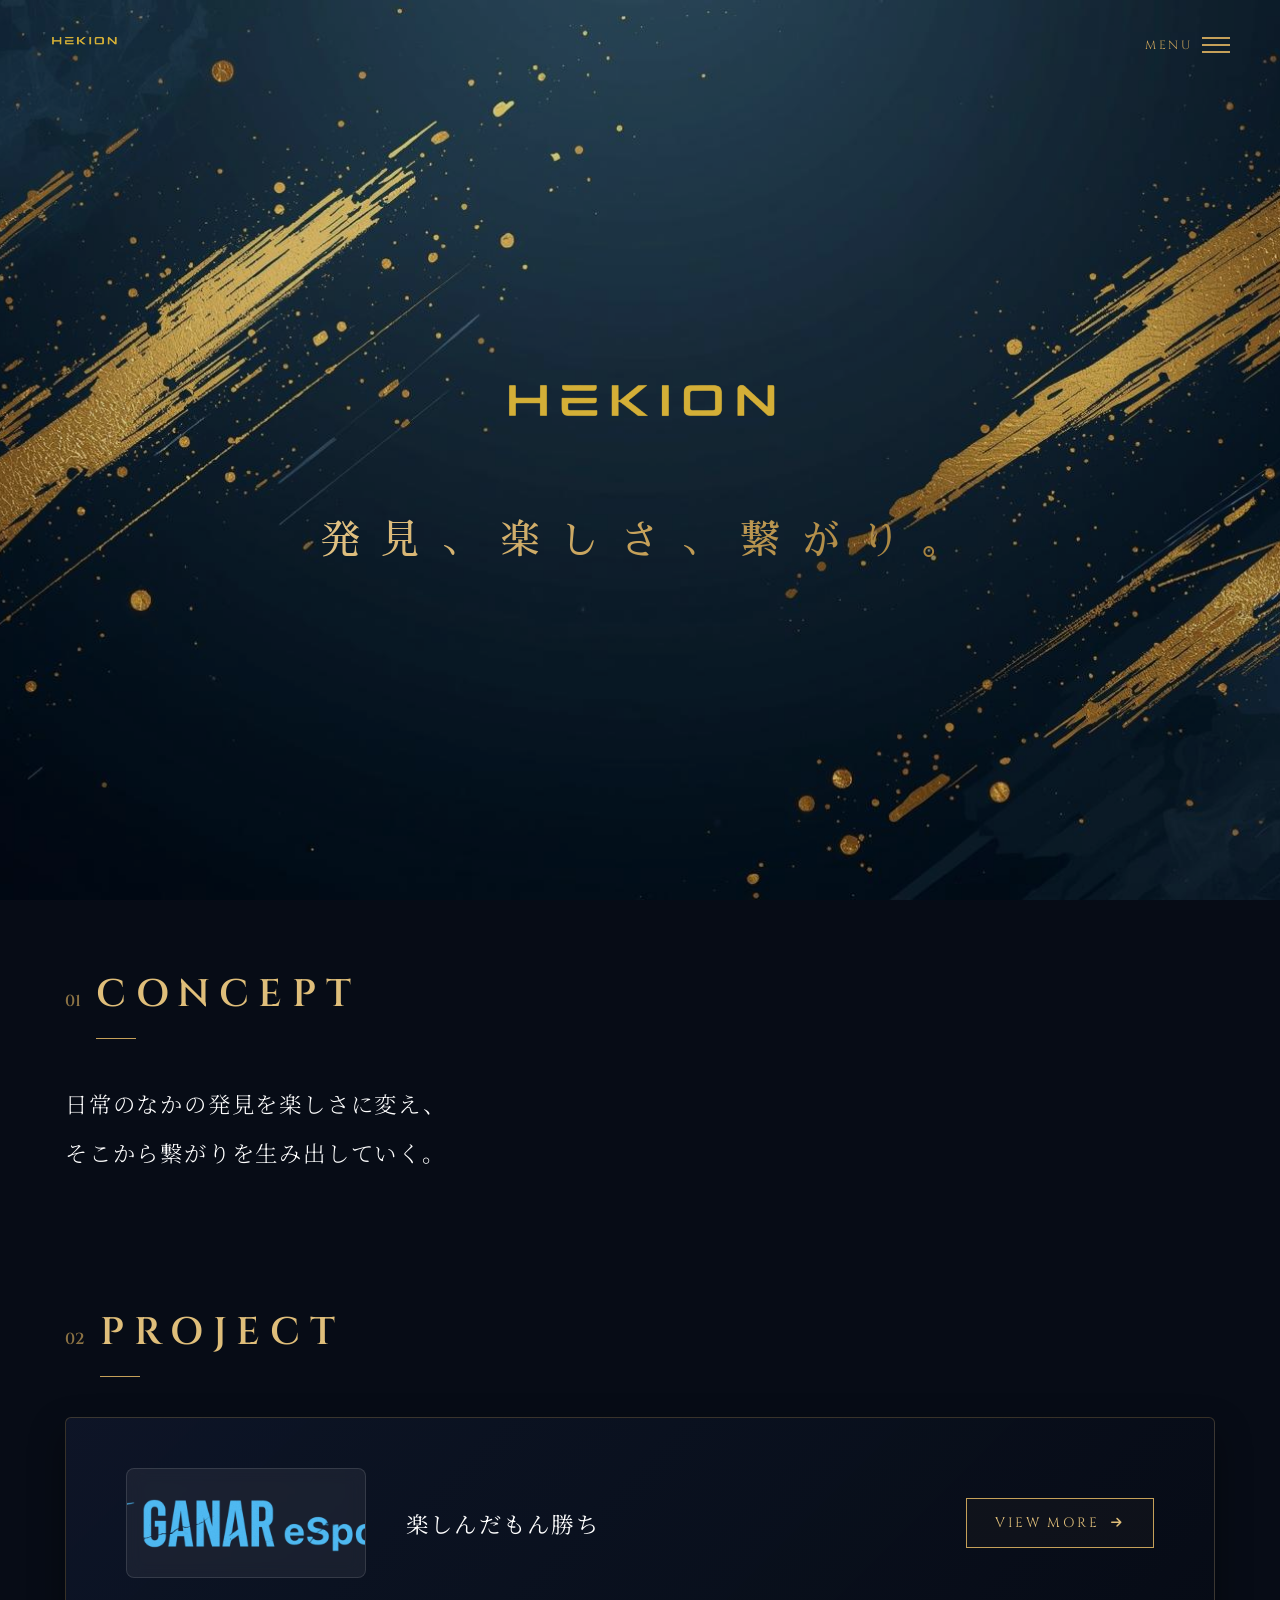
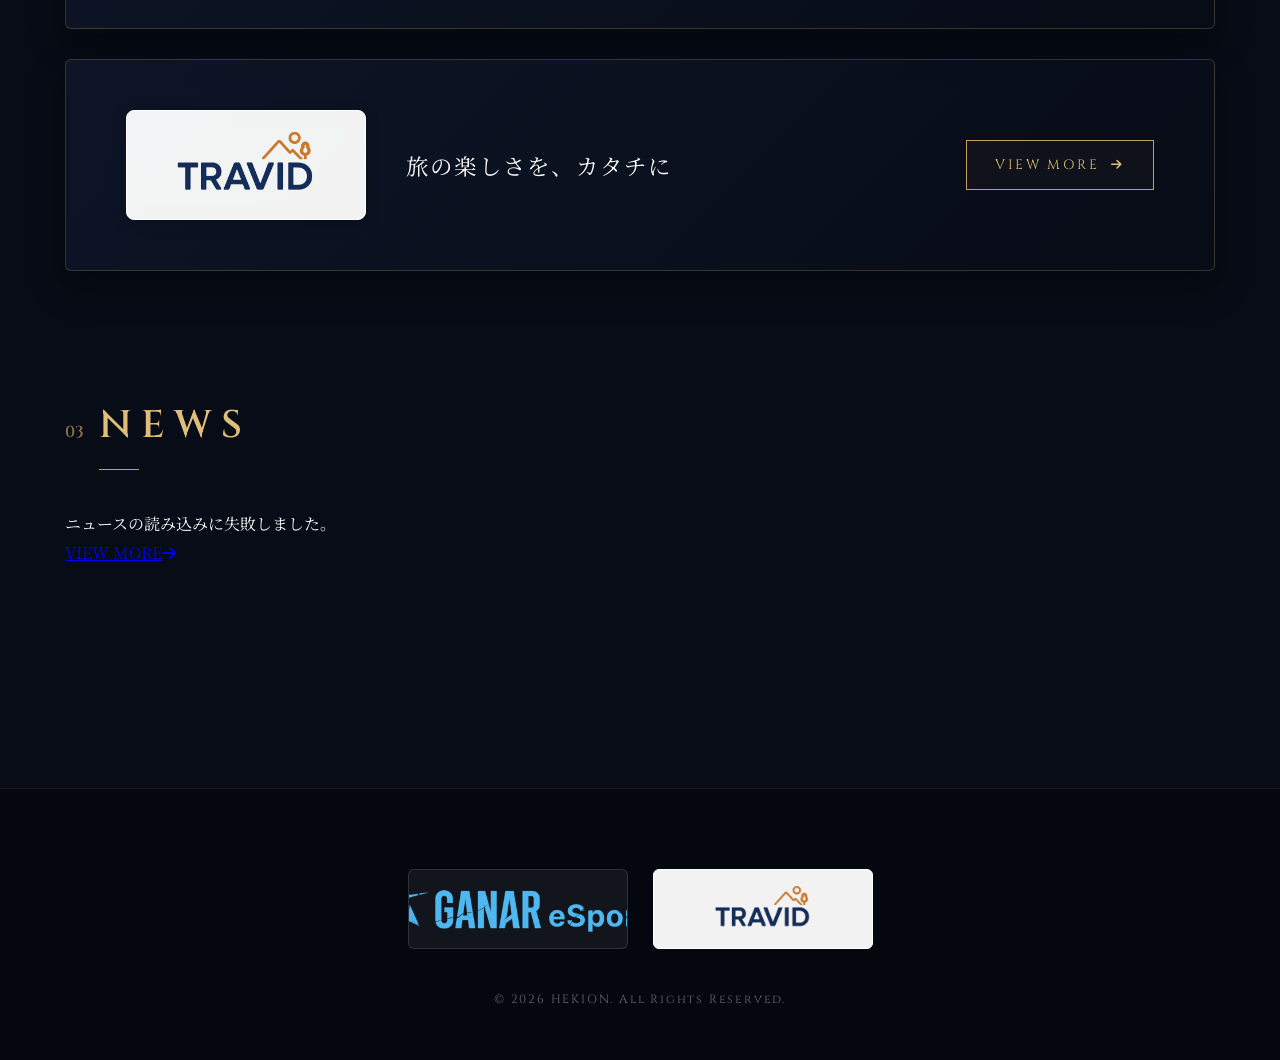
<file: index.html>
<!DOCTYPE html>
<html lang="ja">
<head>
    <meta charset="UTF-8">
    <meta name="viewport" content="width=device-width, initial-scale=1.0, maximum-scale=1.0, user-scalable=no">
    <title>HEKION公式サイト</title>
    <link rel="stylesheet" href="https://cdnjs.cloudflare.com/ajax/libs/font-awesome/6.0.0/css/all.min.css">
    <link rel="preconnect" href="https://fonts.googleapis.com">
    <link rel="preconnect" href="https://fonts.gstatic.com" crossorigin>
    <link href="https://fonts.googleapis.com/css2?family=Cinzel:wght@400;600;700&family=Noto+Serif+JP:wght@300;400;600&family=Sawarabi+Mincho&display=swap" rel="stylesheet">
    <link rel="stylesheet" href="style.css">
</head>
<body>
    <div class="bg-layer">
        <div class="bg-pattern"></div>
        <div class="bg-lines">
            <span></span><span></span><span></span><span></span>
        </div>
    </div>

    <!-- ヘッダー共通部分 -->
    <div id="header-container"></div>

    <section class="mv" id="mv">
        <div class="mv-bg"></div>
        <img src="images/logo/gold_hekionlogo.png" class="mv-logo" alt="HEKION">
        <h1 class="mv-copy">発見、楽しさ、繋がり。</h1>
    </section>

    <main class="main-content">
        <section class="concept-body reveal">
            <div class="section-title-wrap">
                <span class="section-num">01</span>
                <h2 class="section-title">CONCEPT</h2>
            </div>
            <p class="concept-text">日常のなかの発見を楽しさに変え、<br>そこから繋がりを生み出していく。</p>
        </section>

        <section class="project-section">
            <div class="section-title-wrap reveal">
                <span class="section-num">02</span>
                <h2 class="section-title">PROJECT</h2>
            </div>
            
            <div class="project-grid">
                <div class="project-card card-ganar reveal">
                    <div class="card-inner">
                        <div class="card-logo-wrap">
                            <img src="images/logo/ganarlogo.png" class="card-logo" alt="GANAR">
                        </div>
                        <div class="card-body-text">
                            <p class="card-desc">楽しんだもん勝ち</p>
                            <a href="projects/ganar.html" class="btn-viewmore"><span>VIEW MORE</span><i class="fas fa-arrow-right"></i></a>
                        </div>
                    </div>
                </div>

                <!--
                <div class="project-card card-goalink reveal">
                    <div class="card-inner">
                        <div class="card-logo-wrap">
                            <img src="images/logo/goalinklogo.png" class="card-logo" alt="Goalink">
                        </div>
                        <div class="card-body-text">
                            <p class="card-desc">サッカーと人をつなぐ</p>
                            <a href="projects/goalink.html" class="btn-viewmore"><span>VIEW MORE</span><i class="fas fa-arrow-right"></i></a>
                        </div>
                    </div>
                </div>
                -->

                <div class="project-card card-travid reveal">
                    <div class="card-inner">
                        <div class="card-logo-wrap">
                            <img src="images/logo/travidlogo.png" class="card-logo" alt="TRAVID">
                        </div>
                        <div class="card-body-text">
                            <p class="card-desc">旅の楽しさを、カタチに</p>
                            <a href="projects/travid.html" class="btn-viewmore"><span>VIEW MORE</span><i class="fas fa-arrow-right"></i></a>
                        </div>
                    </div>
                </div>

                <!--
                <div class="project-card card-veresis reveal">
                    <div class="card-inner">
                        <div class="card-logo-wrap">
                            <img src="images/logo/veresislogo.png" class="card-logo" alt="VERESIS">
                        </div>
                        <div class="card-body-text">
                            <p class="card-desc">世界は、変えられる</p>
                            <a href="projects/veresis.html" class="btn-viewmore"><span>VIEW MORE</span><i class="fas fa-arrow-right"></i></a>
                        </div>
                    </div>
                </div>
                -->
            </div>
        </section>

        <section class="news-section reveal">
            <div class="section-title-wrap">
                <span class="section-num">03</span>
                <h2 class="section-title">NEWS</h2>
            </div>
            <div id="news-container">
                <p class="news-loading">Loading news...</p>
            </div>
            <div class="news-btn-area">
                <a href="news.html" class="btn-news-more"><span>VIEW MORE</span><i class="fas fa-arrow-right"></i></a>
            </div>
        </section>
    </main>

    <!-- フッター共通部分 -->
    <div id="footer-container"></div>

    <a href="#" class="pagetop" id="pageTop"></a>

    <script src="script.js"></script>
</body>
</html>
</file>
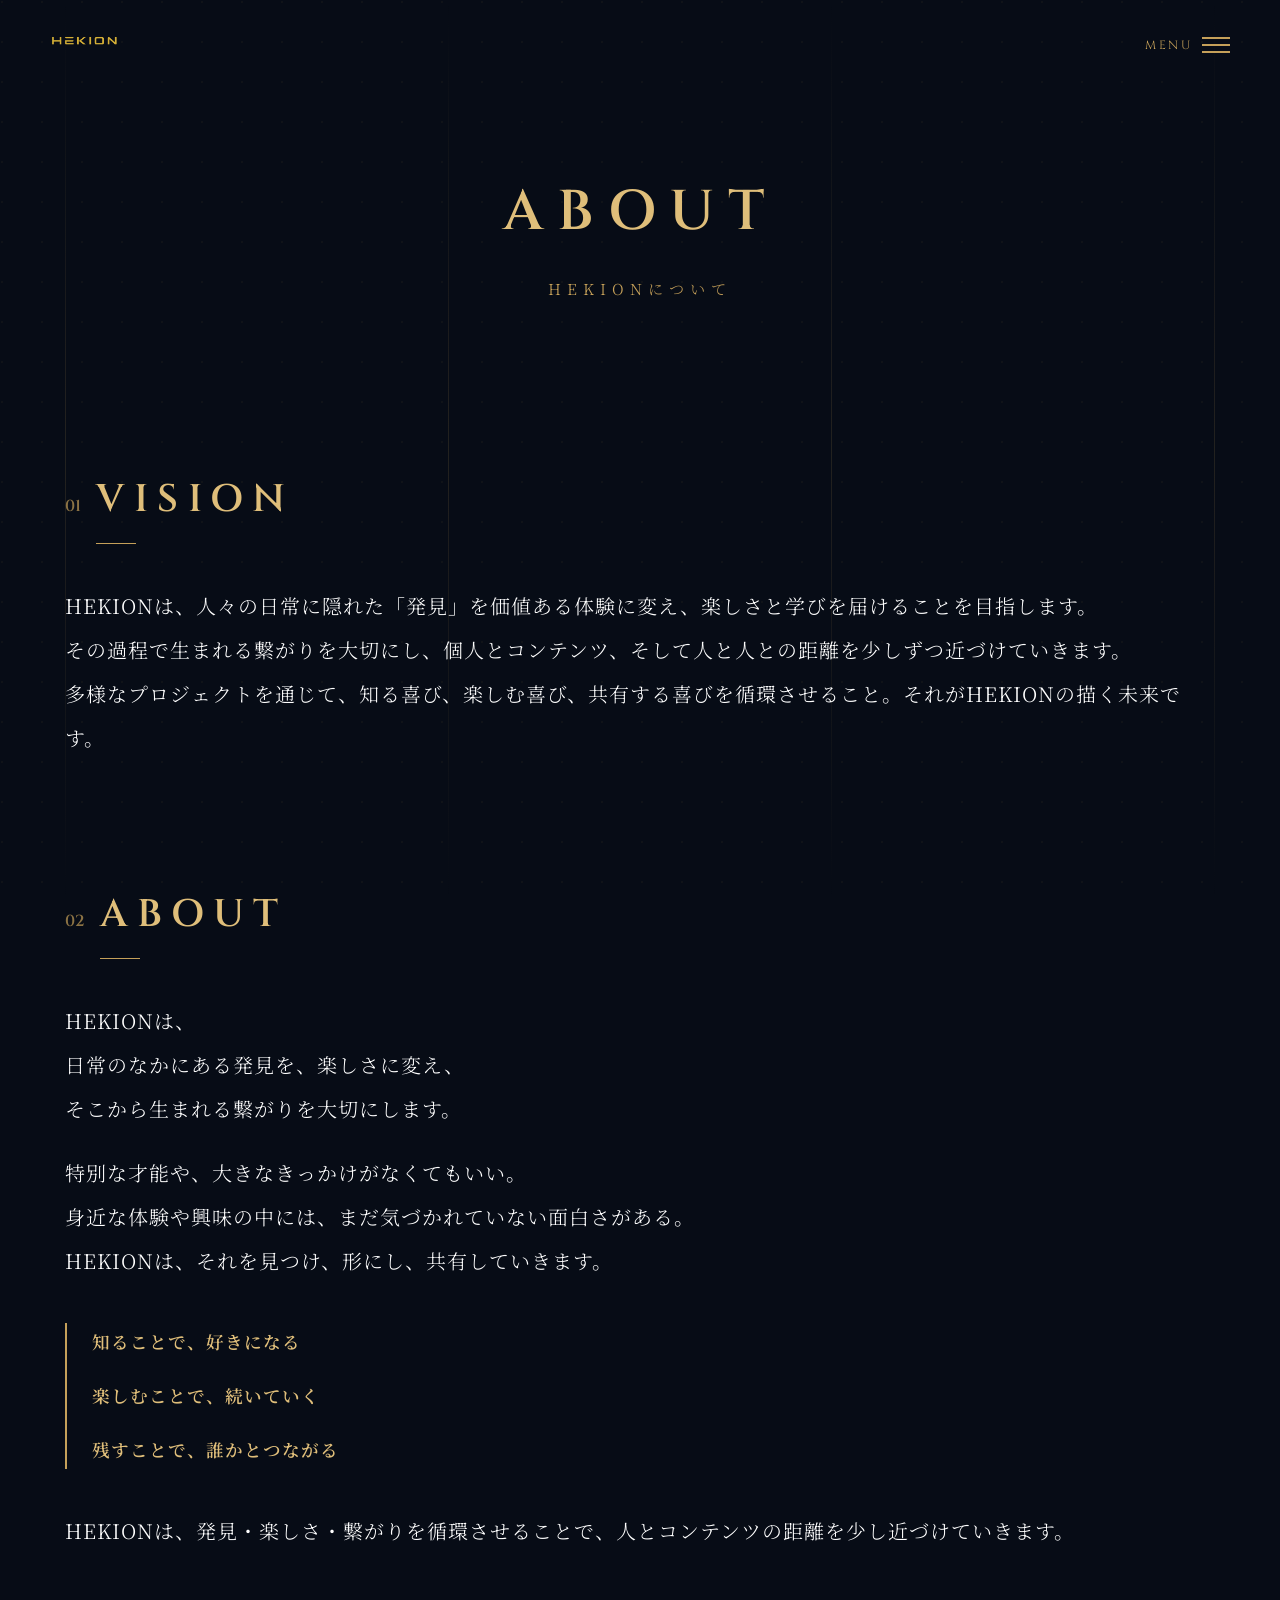
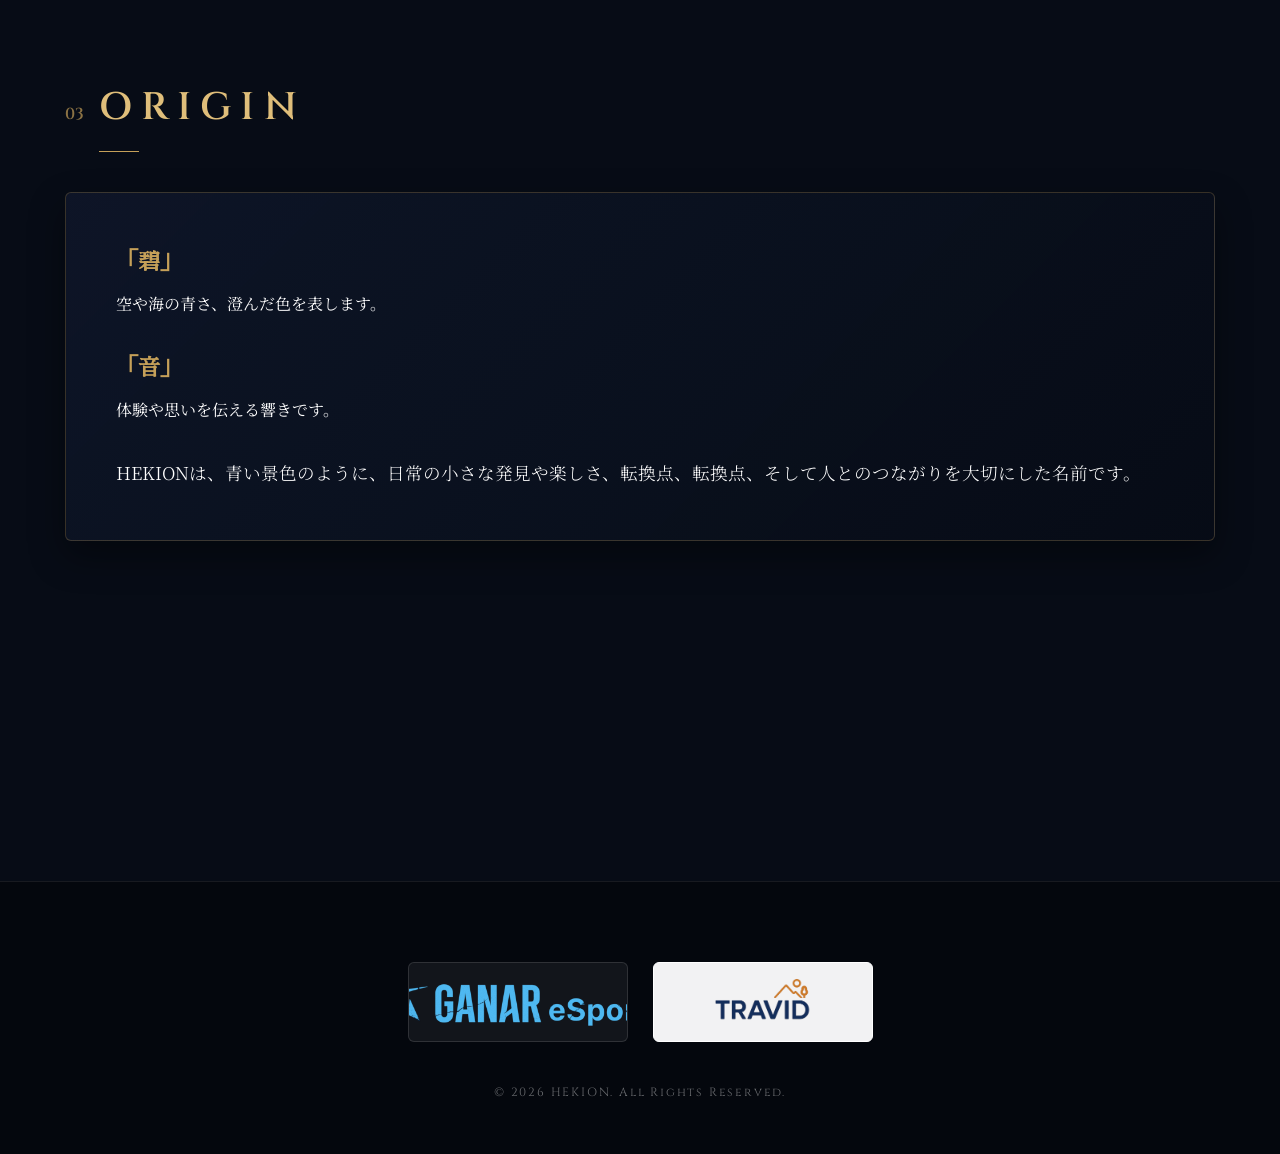
<file: about.html>
<!DOCTYPE html>
<html lang="ja">
<head>
    <meta charset="UTF-8">
    <meta name="viewport" content="width=device-width, initial-scale=1.0, maximum-scale=1.0, user-scalable=no">
    <title>ABOUT | HEKION公式サイト</title>
    <link rel="stylesheet" href="https://cdnjs.cloudflare.com/ajax/libs/font-awesome/6.0.0/css/all.min.css">
    <link rel="preconnect" href="https://fonts.googleapis.com">
    <link rel="preconnect" href="https://fonts.gstatic.com" crossorigin>
    <link href="https://fonts.googleapis.com/css2?family=Cinzel:wght@400;600;700&family=Noto+Serif+JP:wght@300;400;600&family=Sawarabi+Mincho&display=swap" rel="stylesheet">
    <link rel="stylesheet" href="style.css">
</head>
<body>
    <div class="bg-layer">
        <div class="bg-pattern"></div>
        <div class="bg-lines">
            <span></span><span></span><span></span><span></span>
        </div>
    </div>

    <!-- ヘッダー共通部分 -->
    <div id="header-container"></div>

    <div id="page-container">
        <section class="page-head">
            <h1>ABOUT</h1>
            <p>HEKIONについて</p>
        </section>

        <main class="main-content">
            <section class="about-section reveal" id="vision">
                <div class="section-title-wrap">
                    <span class="section-num">01</span>
                    <h2 class="section-title">VISION</h2>
                </div>
                <div class="vision-text">
                    <p>HEKIONは、人々の日常に隠れた「発見」を価値ある体験に変え、楽しさと学びを届けることを目指します。<br>
                    その過程で生まれる繋がりを大切にし、個人とコンテンツ、そして人と人との距離を少しずつ近づけていきます。<br>
                    多様なプロジェクトを通じて、知る喜び、楽しむ喜び、共有する喜びを循環させること。それがHEKIONの描く未来です。</p>
                </div>
            </section>

            <section class="about-section reveal" id="about">
                <div class="section-title-wrap">
                    <span class="section-num">02</span>
                    <h2 class="section-title">ABOUT</h2>
                </div>
                <div class="about-text">
                    <p>HEKIONは、<br>
                    日常のなかにある発見を、楽しさに変え、<br>
                    そこから生まれる繋がりを大切にします。</p>
                    <p style="margin-top: 20px;">特別な才能や、大きなきっかけがなくてもいい。<br>
                    身近な体験や興味の中には、まだ気づかれていない面白さがある。<br>
                    HEKIONは、それを見つけ、形にし、共有していきます。</p>
                    
                    <ul class="about-points">
                        <li>知ることで、好きになる</li>
                        <li>楽しむことで、続いていく</li>
                        <li>残すことで、誰かとつながる</li>
                    </ul>
                    
                    <p>HEKIONは、発見・楽しさ・繋がりを循環させることで、人とコンテンツの距離を少し近づけていきます。</p>
                </div>
            </section>

            <section class="about-section reveal" id="origin">
                <div class="section-title-wrap">
                    <span class="section-num">03</span>
                    <h2 class="section-title">ORIGIN</h2>
                </div>
                <div class="origin-card">
                    <div class="origin-item">
                        <span class="origin-label">「碧」</span>
                        <p>空や海の青さ、澄んだ色を表します。</p>
                    </div>
                    <div class="origin-item">
                        <span class="origin-label">「音」</span>
                        <p>体験や思いを伝える響きです。</p>
                    </div>
                    <div class="origin-text">
                        <p>HEKIONは、青い景色のように、日常の小さな発見や楽しさ、転換点、転換点、そして人とのつながりを大切にした名前です。</p>
                    </div>
                </div>
            </section>
        </main>
    </div>

    <!-- フッター共通部分 -->
    <div id="footer-container"></div>

    <a href="#" class="pagetop" id="pageTop"></a>

    <script src="script.js"></script>
</body>
</html>
</file>
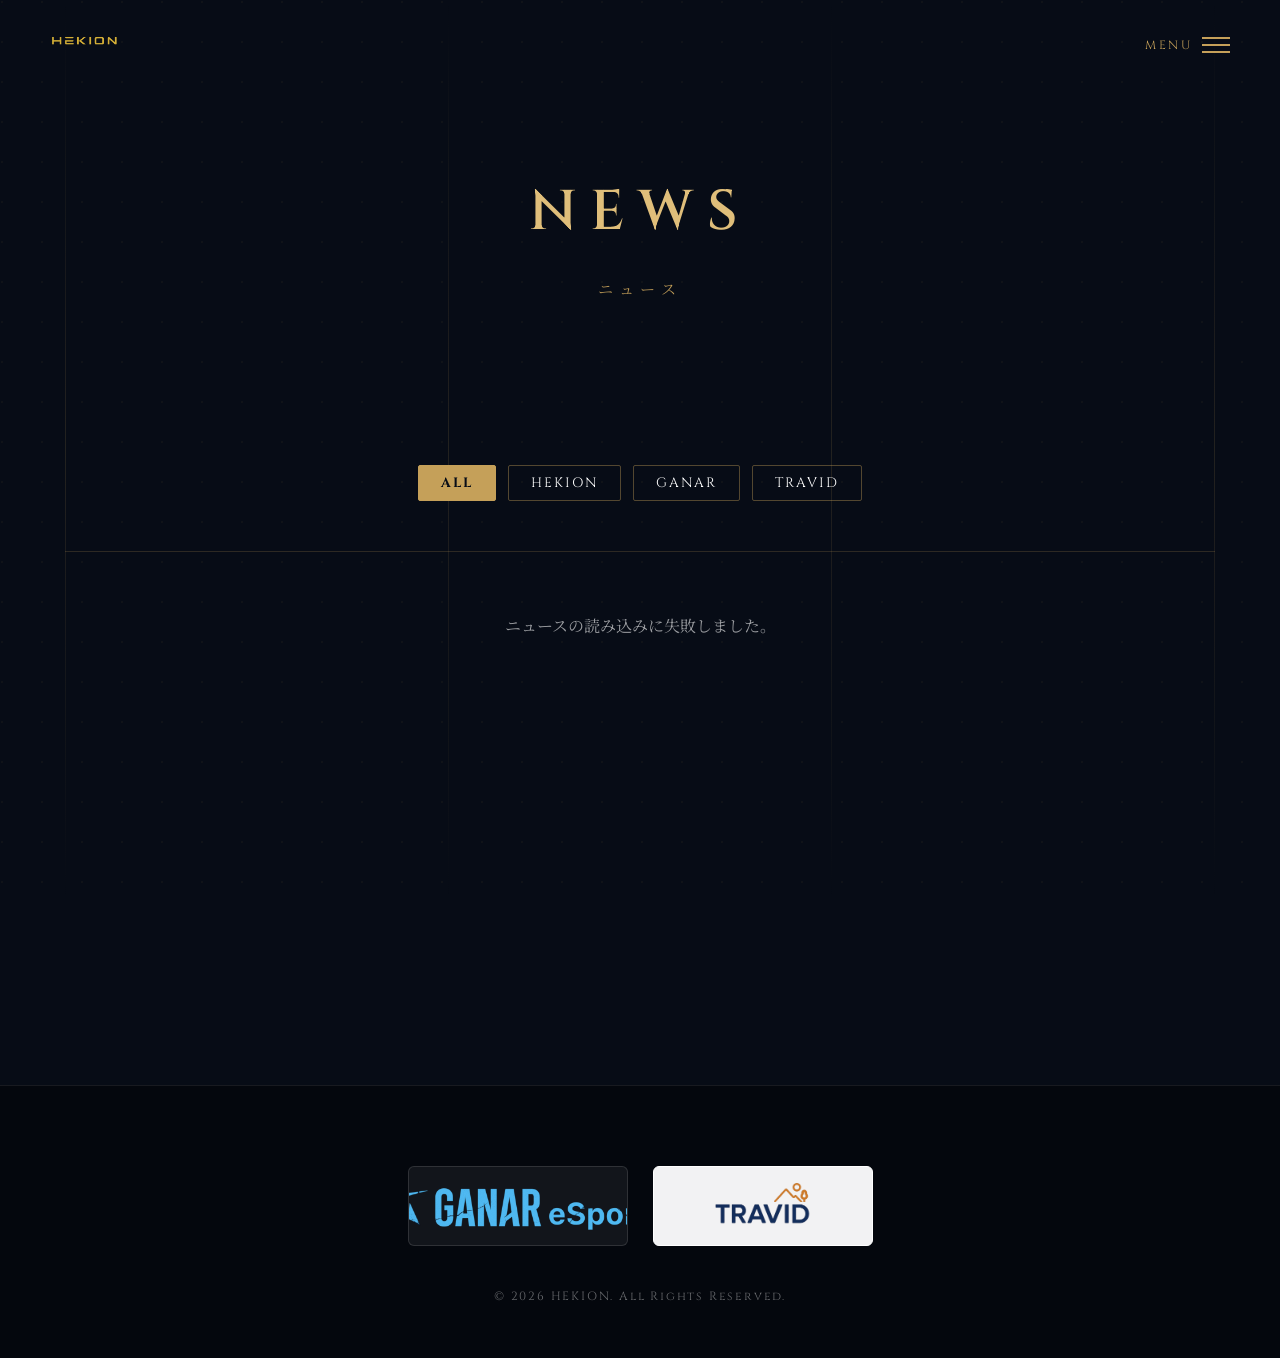
<file: news.html>
<!DOCTYPE html>
<html lang="ja">
<head>
    <meta charset="UTF-8">
    <meta name="viewport" content="width=device-width, initial-scale=1.0, maximum-scale=1.0, user-scalable=no">
    <title>NEWS | HEKION公式サイト</title>
    <link rel="stylesheet" href="https://cdnjs.cloudflare.com/ajax/libs/font-awesome/6.0.0/css/all.min.css">
    <link rel="preconnect" href="https://fonts.googleapis.com">
    <link rel="preconnect" href="https://fonts.gstatic.com" crossorigin>
    <link href="https://fonts.googleapis.com/css2?family=Cinzel:wght@400;600;700&family=Noto+Serif+JP:wght@300;400;600&family=Sawarabi+Mincho&display=swap" rel="stylesheet">
    <link rel="stylesheet" href="style.css">
</head>
<body>
    <div class="bg-layer">
        <div class="bg-pattern"></div>
        <div class="bg-lines">
            <span></span><span></span><span></span><span></span>
        </div>
    </div>

    <!-- ヘッダー共通部分 -->
    <div id="header-container"></div>

    <div id="page-container">
        <section class="page-head">
            <h1>NEWS</h1>
            <p>ニュース</p>
        </section>

        <main class="main-content">
            <div class="filter-area">
                <button class="filter-btn active" data-filter="ALL">ALL</button>
                <button class="filter-btn" data-filter="HEKION">HEKION</button>
                <button class="filter-btn" data-filter="GANAR">GANAR</button>
                <!-- <button class="filter-btn" data-filter="Goalink">Goalink</button> -->
                <button class="filter-btn" data-filter="TRAVID">TRAVID</button>
                <!-- <button class="filter-btn" data-filter="VERESIS">VERESIS</button> -->
            </div>

            <div id="news-list" class="news-list">
                <p class="status-msg">Loading news...</p>
            </div>

            <div id="pagination" class="pagination"></div>
        </main>
    </div>

    <!-- フッター共通部分 -->
    <div id="footer-container"></div>

    <a href="#" class="pagetop" id="pageTop"></a>

    <script src="script.js"></script>
    <script>
        const endpoint = "https://script.google.com/macros/s/AKfycbxsimQpAMn1nBVO2Kp5tqby_KeX-8Tk3Me8WVokGIVbaUmF2EdtmXCXdtXSskSYsAf1/exec";
        let allNewsData = [];
        let filteredData = [];
        const itemsPerPage = 10;
        let currentPage = 1;

        window.addEventListener('DOMContentLoaded', () => {
            fetchNews();
        });

        async function fetchNews() {
            const container = document.getElementById('news-list');
            try {
                const response = await fetch(endpoint);
                allNewsData = await response.json();
                updateFilter('ALL');
            } catch (error) {
                container.innerHTML = '<p class="status-msg">ニュースの読み込みに失敗しました。</p>';
            }
        }

        function updateFilter(filter) {
            currentPage = 1;
            filteredData = filter === 'ALL' 
                ? allNewsData 
                : allNewsData.filter(item => item.tag === filter);
            renderNews();
            renderPagination();
        }

        function renderNews() {
            const container = document.getElementById('news-list');
            container.innerHTML = '';

            if (filteredData.length === 0) {
                container.innerHTML = '<p class="status-msg">該当するニュースはありません。</p>';
                return;
            }

            const startIndex = (currentPage - 1) * itemsPerPage;
            const endIndex = startIndex + itemsPerPage;
            const pageData = filteredData.slice(startIndex, endIndex);

            pageData.forEach(item => {
                const html = `
                    <a href="newspage.html?id=${item.id}" class="news-item">
                        <div class="news-meta">
                            <span class="news-date">${item.date}</span>
                            <span class="news-tag">${item.tag}</span>
                        </div>
                        <div class="news-text">${item.title}</div>
                    </a>
                `;
                container.insertAdjacentHTML('beforeend', html);
            });
        }

        function renderPagination() {
            const container = document.getElementById('pagination');
            container.innerHTML = '';

            const totalPages = Math.ceil(filteredData.length / itemsPerPage);
            if (totalPages <= 1) return;

            for (let i = 1; i <= totalPages; i++) {
                const link = document.createElement('a');
                link.href = '#';
                link.textContent = i;
                link.className = `page-link ${i === currentPage ? 'active' : ''}`;
                link.onclick = (e) => {
                    e.preventDefault();
                    currentPage = i;
                    renderNews();
                    renderPagination();
                    window.scrollTo({ top: 0, behavior: 'smooth' });
                };
                container.appendChild(link);
            }
        }

        // Filter Logic
        const filterBtns = document.querySelectorAll('.filter-btn');
        filterBtns.forEach(btn => {
            btn.onclick = () => {
                filterBtns.forEach(b => b.classList.remove('active'));
                btn.classList.add('active');
                updateFilter(btn.dataset.filter);
            };
        });
    </script>
</body>
</html>
</file>
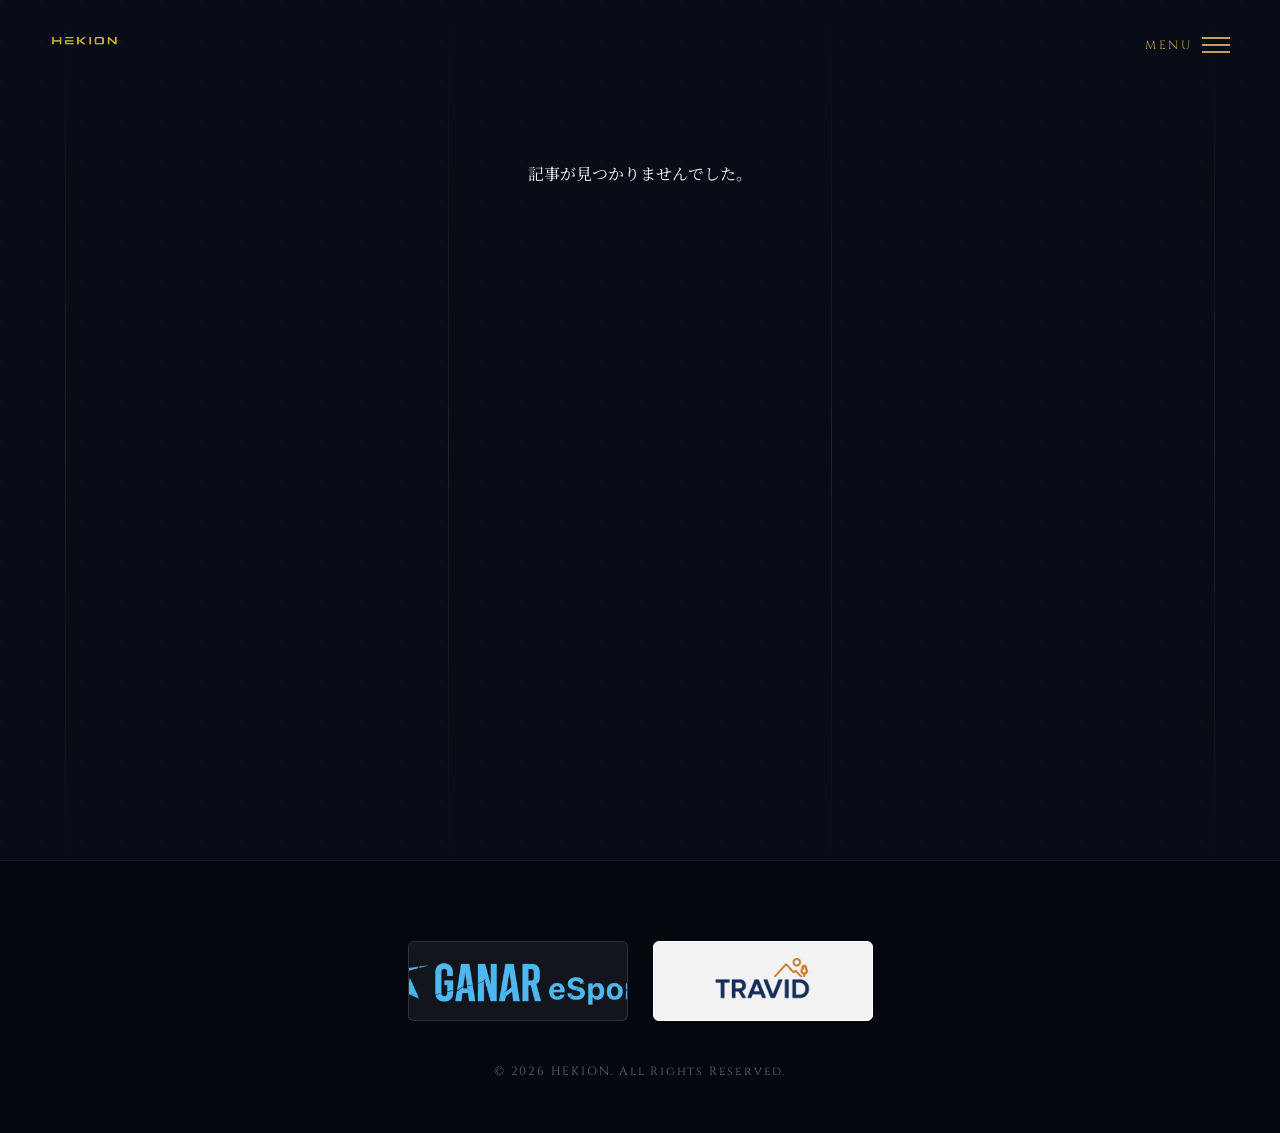
<file: newspage.html>
<!DOCTYPE html>
<html lang="ja">
<head>
    <meta charset="UTF-8">
    <meta name="viewport" content="width=device-width, initial-scale=1.0, maximum-scale=1.0, user-scalable=no">
    <title>NEWS | HEKION公式サイト</title>
    <link rel="stylesheet" href="https://cdnjs.cloudflare.com/ajax/libs/font-awesome/6.0.0/css/all.min.css">
    <link rel="preconnect" href="https://fonts.googleapis.com">
    <link rel="preconnect" href="https://fonts.gstatic.com" crossorigin>
    <link href="https://fonts.googleapis.com/css2?family=Cinzel:wght@400;600;700&family=Noto+Serif+JP:wght@300;400;600&family=Sawarabi+Mincho&display=swap" rel="stylesheet">
    <link rel="stylesheet" href="style.css">
</head>
<body>
    <div class="bg-layer">
        <div class="bg-pattern"></div>
        <div class="bg-lines">
            <span></span><span></span><span></span><span></span>
        </div>
    </div>

    <!-- ヘッダー共通部分 -->
    <div id="header-container"></div>

    <!-- ニュース詳細メインコンテンツ -->
    <main class="main-content-news" id="news-content">
        <div id="loading-msg" style="text-align: center; opacity: 0.6;">Loading...</div>
    </main>

    <!-- フッター共通部分 -->
    <div id="footer-container"></div>

    <a href="#" class="pagetop" id="pageTop"></a>

    <script src="script.js"></script>
</body>
</html>
</file>
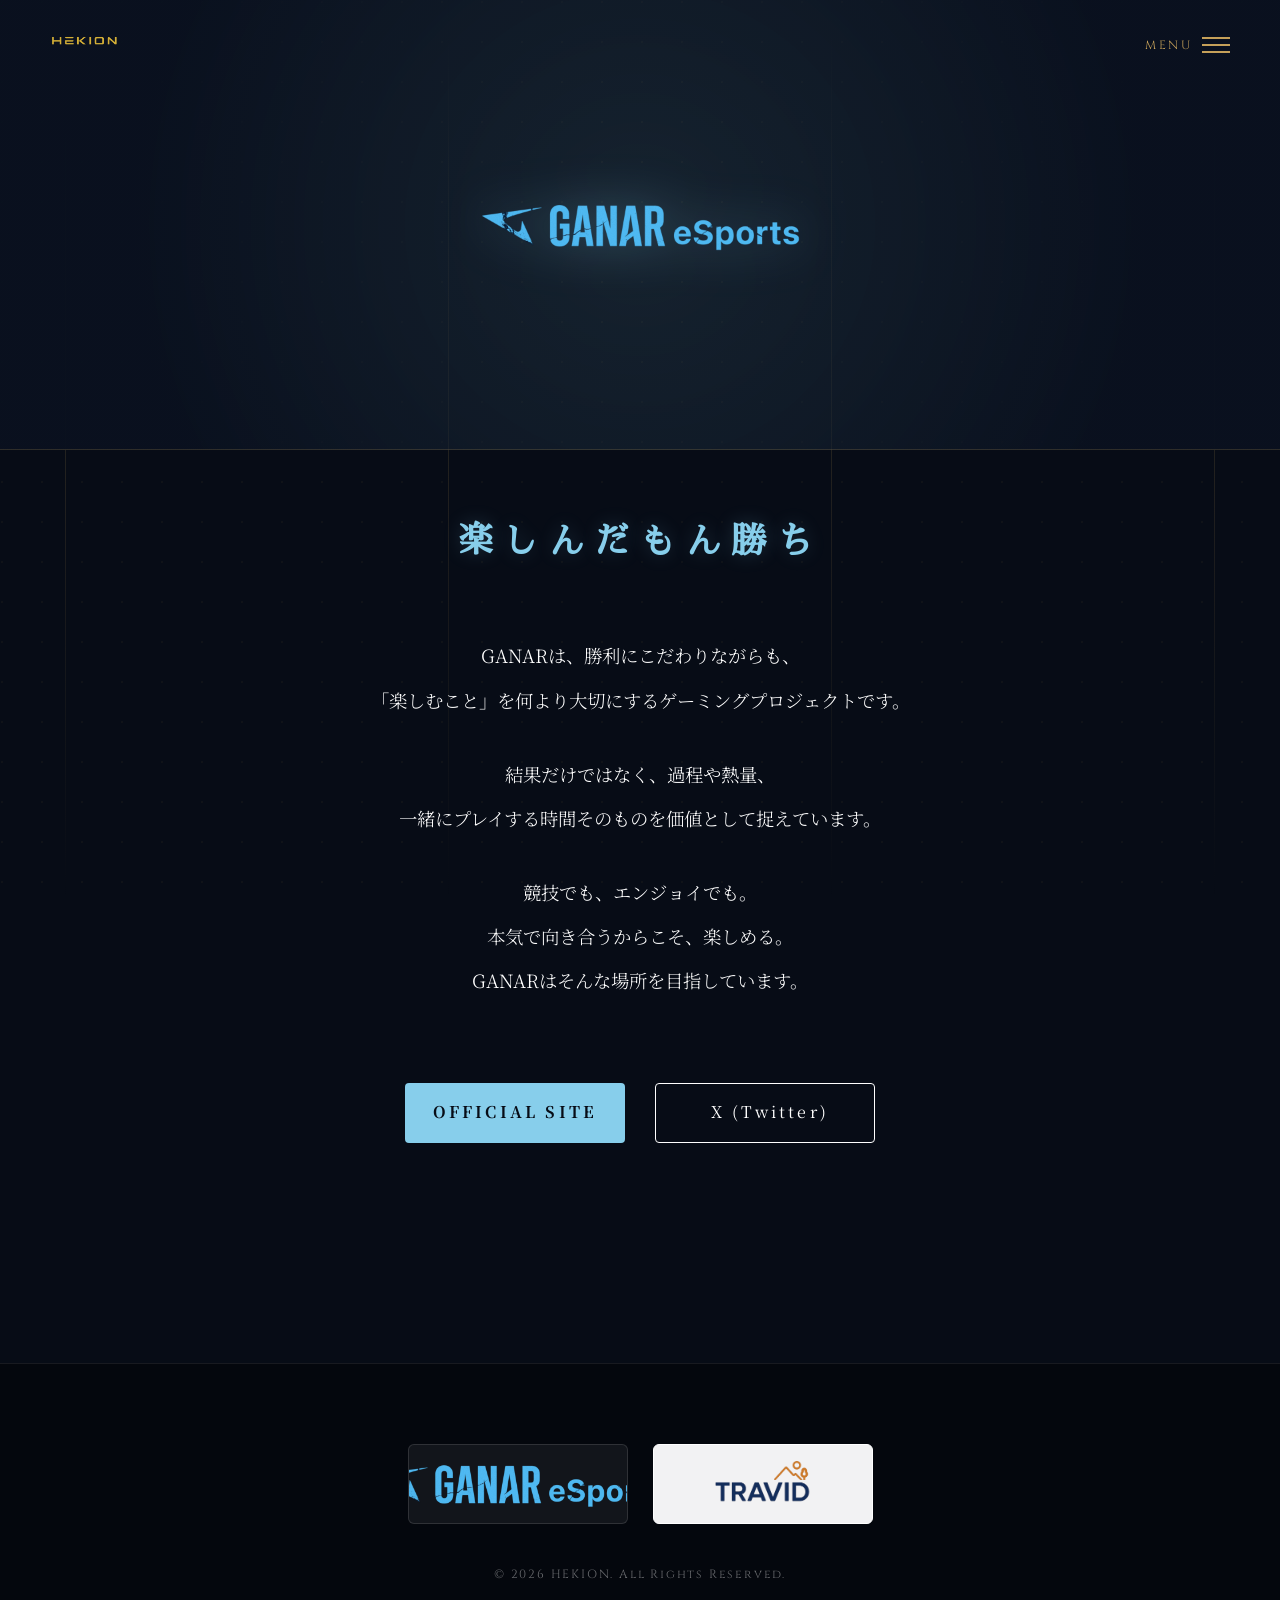
<file: projects/ganar.html>
<!DOCTYPE html>
<html lang="ja">
<head>
    <meta charset="UTF-8">
    <meta name="viewport" content="width=device-width, initial-scale=1.0, maximum-scale=1.0, user-scalable=no">
    <title>GANAR | HEKION公式サイト</title>
    <link rel="stylesheet" href="https://cdnjs.cloudflare.com/ajax/libs/font-awesome/6.0.0/css/all.min.css">
    <link rel="preconnect" href="https://fonts.googleapis.com">
    <link rel="preconnect" href="https://fonts.gstatic.com" crossorigin>
    <link href="https://fonts.googleapis.com/css2?family=Cinzel:wght@400;600;700&family=Noto+Serif+JP:wght@300;400;600&family=Sawarabi+Mincho&display=swap" rel="stylesheet">
    <link rel="stylesheet" href="../style.css">
    <style>
        /* GANAR固有の個別スタイル定義 */
        :root {
            --ganar-blue: #87ceeb;
        }

        /* ヒーローエリアデザイン */
        .project-hero {
            width: 100%;
            height: 50vh;
            min-height: 360px;
            position: relative;
            display: flex;
            justify-content: center;
            align-items: center;
            overflow: hidden;
            border-bottom: 1px solid rgba(195, 160, 89, 0.2);
            background: radial-gradient(circle at center, rgba(135, 206, 235, 0.12) 0%, rgba(10, 17, 31, 0.95) 75%);
        }

        .hero-logo {
            position: relative;
            z-index: 10;
            width: 320px;
            max-width: 75%;
            object-fit: contain;
            filter: drop-shadow(0 0 25px rgba(135, 206, 235, 0.35));
            opacity: 0;
            transform: scale(0.92) translateY(10px);
            transition: opacity 1.2s cubic-bezier(0.19, 1, 0.22, 1), transform 1.2s cubic-bezier(0.19, 1, 0.22, 1);
        }

        .loaded .hero-logo {
            opacity: 1;
            transform: scale(1) translateY(0);
        }

        .project-theme {
            font-family: 'Sawarabi Mincho', 'Noto Serif JP', serif;
            font-size: 2.2rem;
            color: var(--ganar-blue);
            text-align: center;
            letter-spacing: 0.3em;
            margin-bottom: 60px;
            text-shadow: 0 0 20px rgba(135, 206, 235, 0.2);
        }

        .project-description {
            font-size: 1.15rem;
            line-height: 2.4;
            text-align: center;
            font-weight: 300;
        }

        .link-section {
            display: flex;
            justify-content: center;
            gap: 30px;
            margin-top: 80px;
        }

        .btn-project {
            width: 220px;
            height: 60px;
            display: flex;
            justify-content: center;
            align-items: center;
            text-decoration: none;
            font-size: 1rem;
            letter-spacing: 0.2em;
            border-radius: 4px;
            transition: 0.3s;
        }

        .btn-site {
            background: var(--ganar-blue);
            color: var(--bg-navy, #0a111f);
            font-weight: bold;
        }

        .btn-site:hover {
            background: #ffffff;
            box-shadow: 0 0 20px rgba(255, 255, 255, 0.4);
        }

        .btn-x {
            border: 1px solid #ffffff;
            color: #ffffff;
        }

        .btn-x:hover {
            background: rgba(255, 255, 255, 0.1);
        }

        .btn-project i {
            margin-right: 10px;
            font-size: 1.2rem;
        }

        @media (max-width: 768px) {
            .project-hero {
                height: 40vh;
                min-height: 280px;
            }

            .hero-logo {
                width: 240px;
            }

            .project-theme {
                font-size: 1.6rem;
                letter-spacing: 0.2em;
            }

            .project-description {
                font-size: 1rem;
                text-align: left;
            }

            .link-section {
                flex-direction: column;
                align-items: center;
                gap: 20px;
            }

            .btn-project {
                width: 100%;
                max-width: 300px;
            }
        }
    </style>
</head>
<body>
    <div class="bg-layer">
        <div class="bg-pattern"></div>
        <div class="bg-lines">
            <span></span><span></span><span></span><span></span>
        </div>
    </div>

    <!-- ヘッダー共通挿入エリア -->
    <div id="header-container"></div>

    <div id="page-container">
        <section class="project-hero">
            <img src="../images/logo/ganarlogo.png" alt="GANAR" class="hero-logo">
        </section>

        <main class="main-content">
            <h1 class="project-theme">楽しんだもん勝ち</h1>
            
            <div class="project-description">
                <p>GANARは、勝利にこだわりながらも、<br>
                「楽しむこと」を何より大切にするゲーミングプロジェクトです。</p>
                <p style="margin-top: 30px;">結果だけではなく、過程や熱量、<br>
                一緒にプレイする時間そのものを価値として捉えています。</p>
                <p style="margin-top: 30px;">競技でも、エンジョイでも。<br>
                本気で向き合うからこそ、楽しめる。<br>
                GANARはそんな場所を目指しています。</p>
            </div>

            <div class="link-section">
                <a href="https://hekion.github.io/ganar/index.html" class="btn-project btn-site" target="_blank" rel="noopener noreferrer">OFFICIAL SITE</a>
                <a href="https://x.com/GANAR_games" class="btn-project btn-x" target="_blank" rel="noopener noreferrer"><i class="fab fa-x-twitter"></i> X (Twitter)</a>
            </div>
        </main>
    </div>

    <!-- フッター共通挿入エリア -->
    <div id="footer-container"></div>

    <a href="#" class="pagetop" id="pageTop"></a>

    <script src="../script.js"></script>
    <script>
        window.addEventListener('load', () => {
            document.body.classList.add('loaded');
        });
    </script>
</body>
</html>
</file>
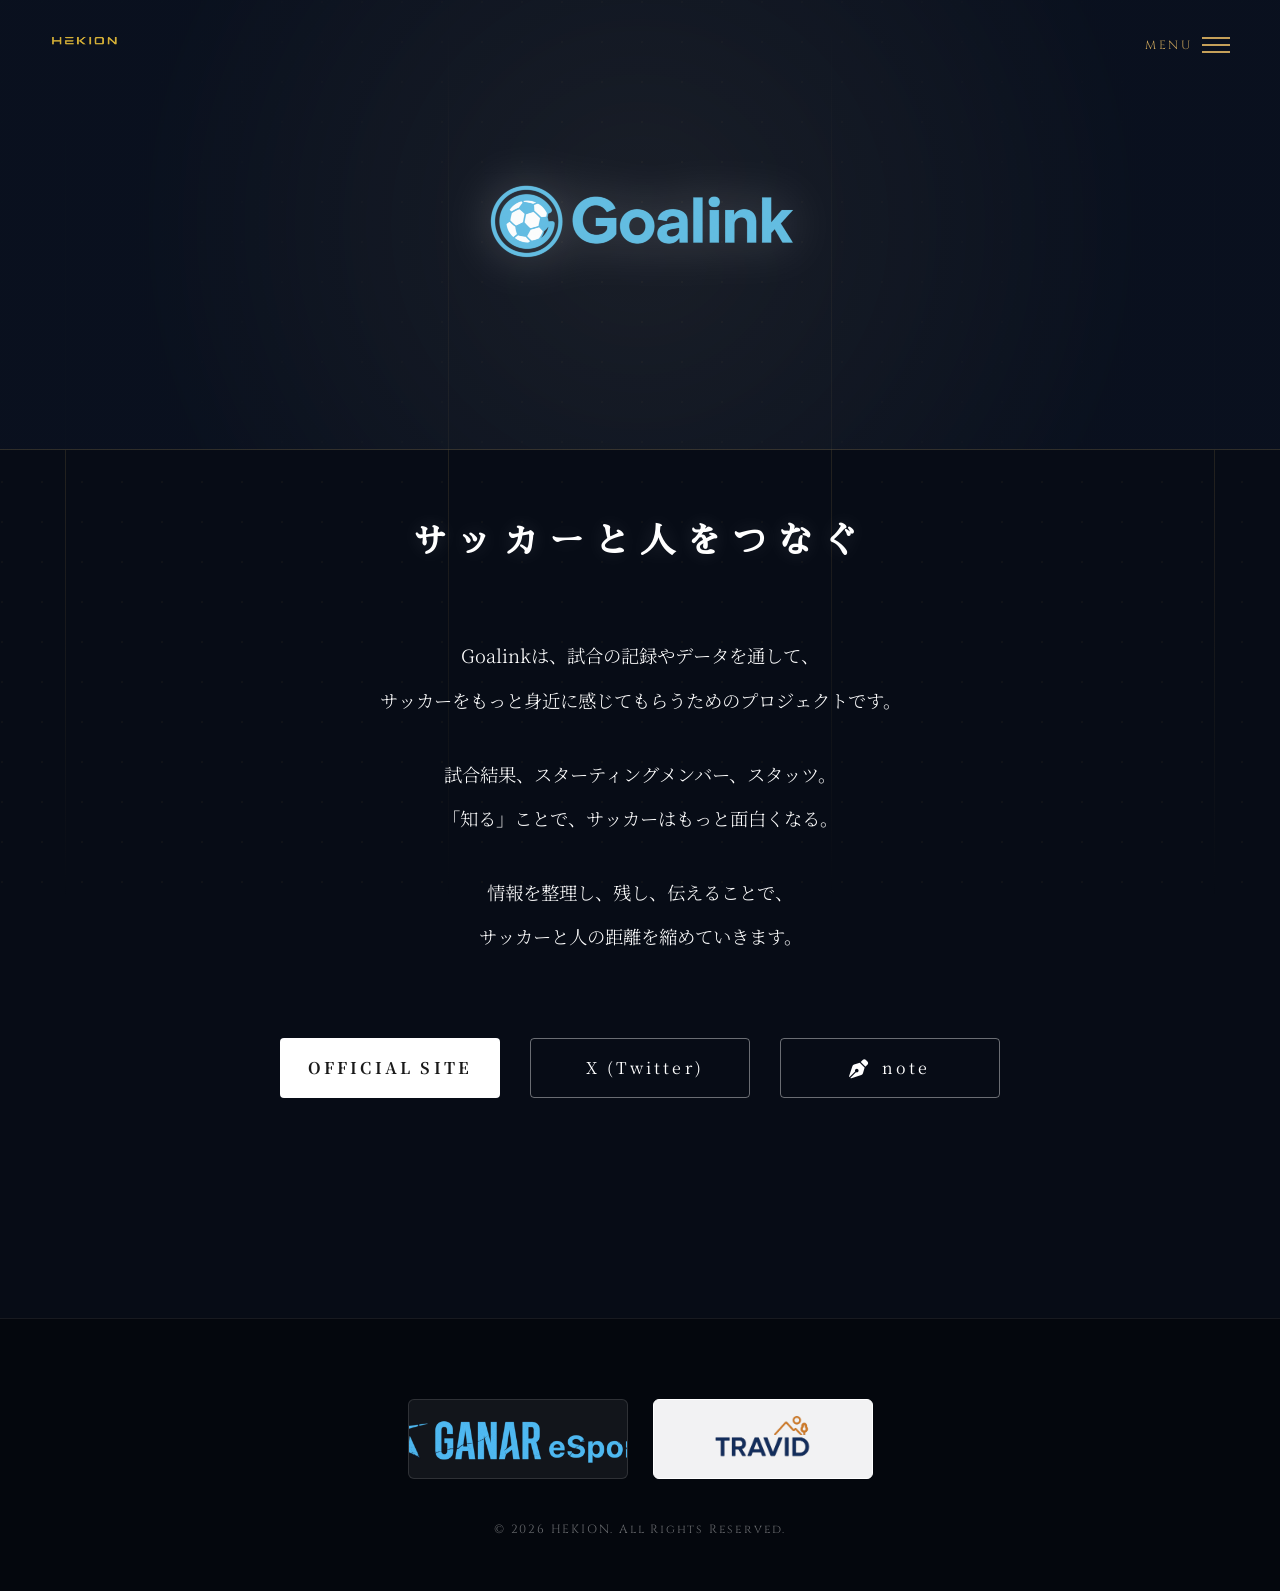
<file: projects/goalink.html>
<!DOCTYPE html>
<html lang="ja">
<head>
    <meta charset="UTF-8">
    <meta name="viewport" content="width=device-width, initial-scale=1.0, maximum-scale=1.0, user-scalable=no">
    <title>Goalink | HEKION公式サイト</title>
    <link rel="stylesheet" href="https://cdnjs.cloudflare.com/ajax/libs/font-awesome/6.0.0/css/all.min.css">
    <link rel="preconnect" href="https://fonts.googleapis.com">
    <link rel="preconnect" href="https://fonts.gstatic.com" crossorigin>
    <link href="https://fonts.googleapis.com/css2?family=Cinzel:wght@400;600;700&family=Noto+Serif+JP:wght@300;400;600&family=Sawarabi+Mincho&display=swap" rel="stylesheet">
    <link rel="stylesheet" href="../style.css">
</head>
<body>
    <div class="bg-layer">
        <div class="bg-pattern"></div>
        <div class="bg-lines">
            <span></span><span></span><span></span><span></span>
        </div>
    </div>

    <!-- ヘッダー共通挿入エリア -->
    <div id="header-container"></div>

    <div id="page-container">
        <section class="project-hero hero-goalink">
            <img src="../images/logo/goalinklogo.png" alt="Goalink" class="hero-logo">
        </section>

        <main class="main-content">
            <h1 class="project-theme theme-goalink">サッカーと人をつなぐ</h1>
            
            <div class="project-description">
                <p>Goalinkは、試合の記録やデータを通して、<br>
                サッカーをもっと身近に感じてもらうためのプロジェクトです。</p>
                <p style="margin-top: 30px;">試合結果、スターティングメンバー、スタッツ。<br>
                「知る」ことで、サッカーはもっと面白くなる。</p>
                <p style="margin-top: 30px;">情報を整理し、残し、伝えることで、<br>
                サッカーと人の距離を縮めていきます。</p>
            </div>

            <div class="link-section">
                <a href="https://hekion.github.io/goalinkjp/index.html" class="btn-project btn-goalink-site" target="_blank" rel="noopener noreferrer">OFFICIAL SITE</a>
                <a href="https://x.com/Goalink_JP" class="btn-project btn-goalink-sns" target="_blank" rel="noopener noreferrer"><i class="fab fa-x-twitter"></i> X (Twitter)</a>
                <a href="https://note.com/goalink_jp" class="btn-project btn-goalink-sns" target="_blank" rel="noopener noreferrer"><i class="fas fa-pen-nib"></i> note</a>
            </div>
        </main>
    </div>

    <!-- フッター共通挿入エリア -->
    <div id="footer-container"></div>

    <a href="#" class="pagetop" id="pageTop"></a>

    <script src="../script.js"></script>
    <script>
        window.addEventListener('load', () => {
            document.body.classList.add('loaded');
        });
    </script>
</body>
</html>
</file>
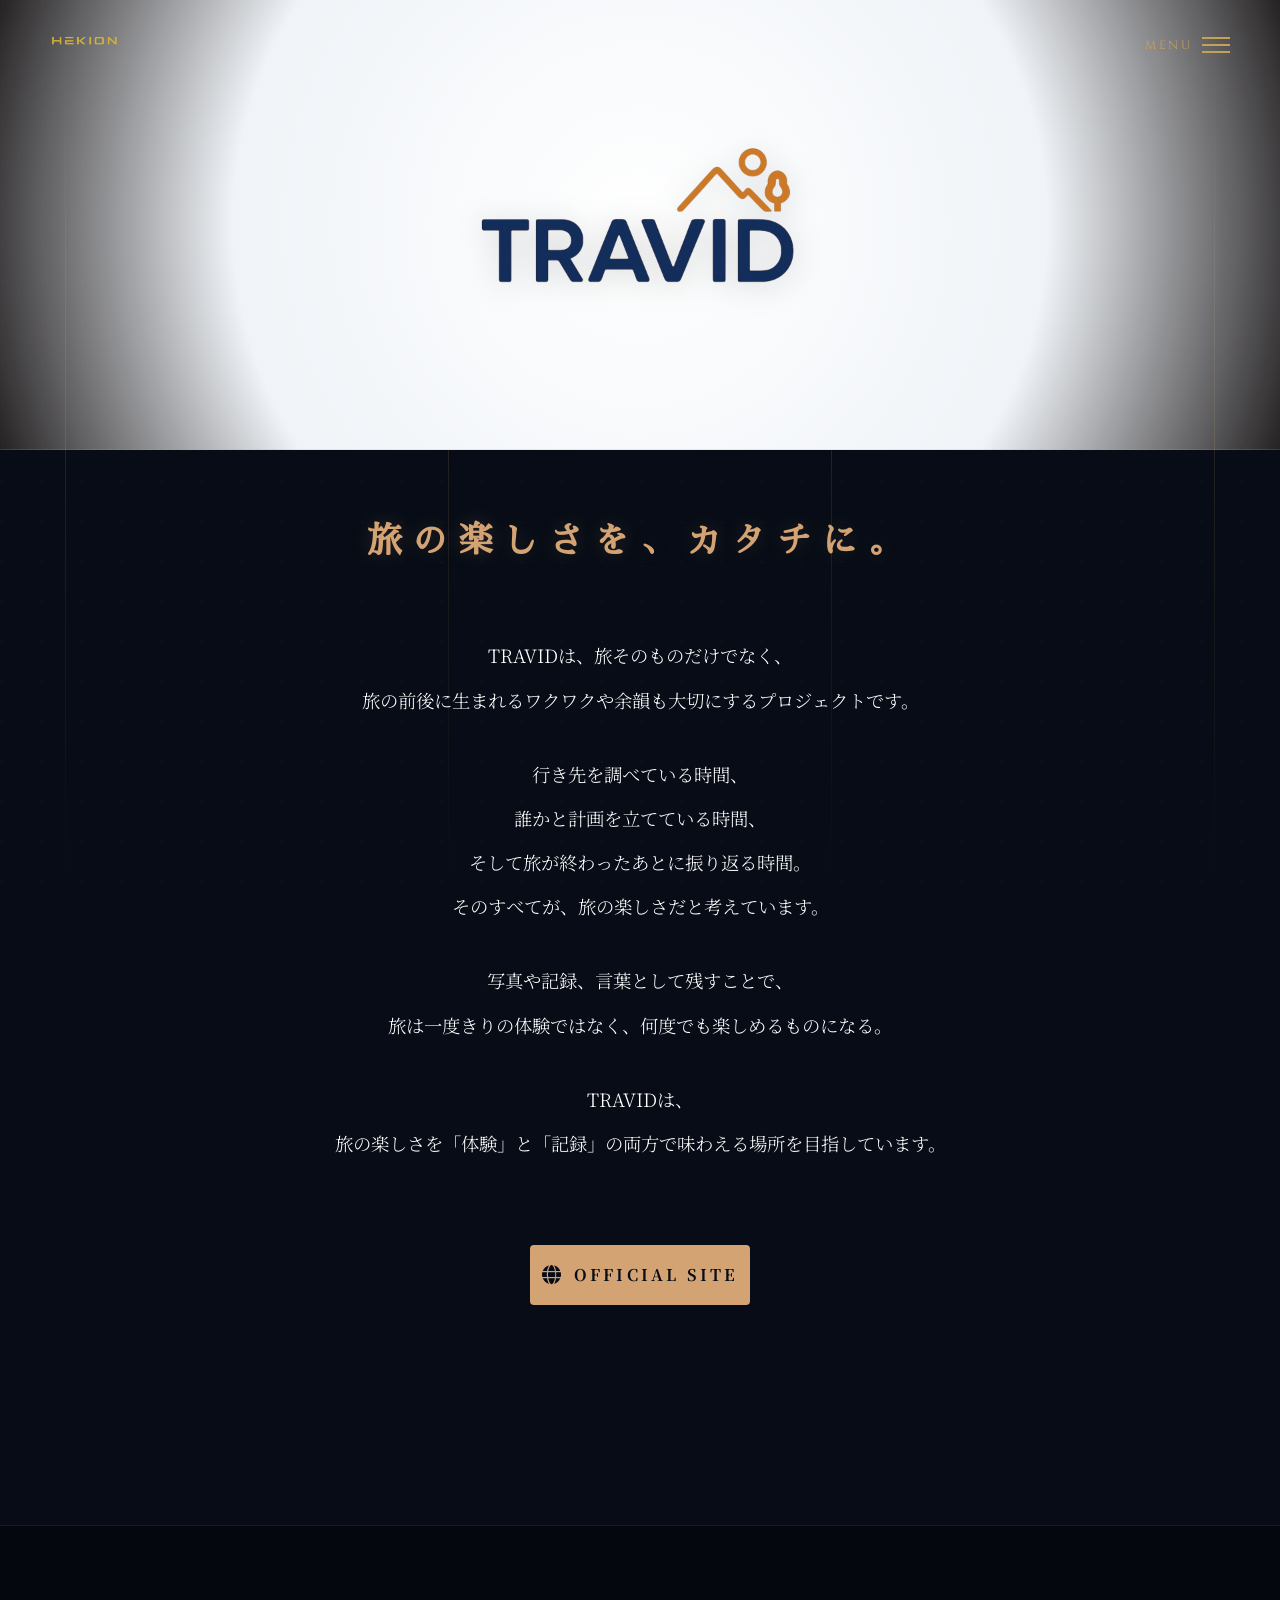
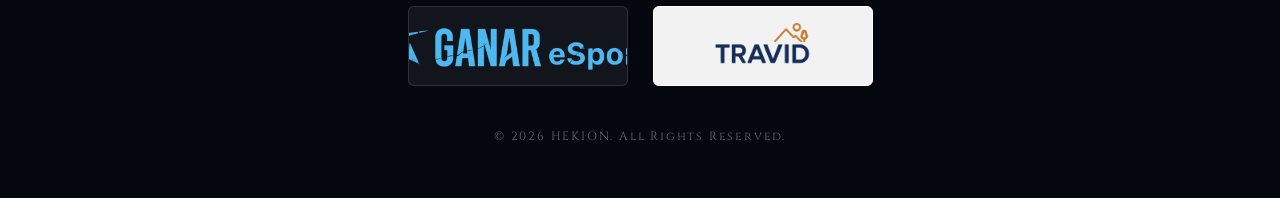
<file: projects/travid.html>
<!DOCTYPE html>
<html lang="ja">
<head>
    <meta charset="UTF-8">
    <meta name="viewport" content="width=device-width, initial-scale=1.0, maximum-scale=1.0, user-scalable=no">
    <title>TRAVID | HEKION公式サイト</title>
    <link rel="stylesheet" href="https://cdnjs.cloudflare.com/ajax/libs/font-awesome/6.0.0/css/all.min.css">
    <link rel="preconnect" href="https://fonts.googleapis.com">
    <link rel="preconnect" href="https://fonts.gstatic.com" crossorigin>
    <link href="https://fonts.googleapis.com/css2?family=Cinzel:wght@400;600;700&family=Noto+Serif+JP:wght@300;400;600&family=Sawarabi+Mincho&display=swap" rel="stylesheet">
    <link rel="stylesheet" href="../style.css">
</head>
<body>
    <div class="bg-layer">
        <div class="bg-pattern"></div>
        <div class="bg-lines">
            <span></span><span></span><span></span><span></span>
        </div>
    </div>

    <!-- ヘッダー共通挿入エリア -->
    <div id="header-container"></div>

    <div id="page-container">
        <section class="project-hero hero-travid">
            <img src="../images/logo/travidlogo.png" alt="TRAVID" class="hero-logo">
        </section>

        <main class="main-content">
            <h1 class="project-theme theme-travid">旅の楽しさを、カタチに。</h1>
            
            <div class="project-description">
                <p>TRAVIDは、旅そのものだけでなく、<br>
                旅の前後に生まれるワクワクや余韻も大切にするプロジェクトです。</p>
                <p style="margin-top: 30px;">行き先を調べている時間、<br>
                誰かと計画を立てている時間、<br>
                そして旅が終わったあとに振り返る時間。<br>
                そのすべてが、旅の楽しさだと考えています。</p>
                <p style="margin-top: 30px;">写真や記録、言葉として残すことで、<br>
                旅は一度きりの体験ではなく、何度でも楽しめるものになる。</p>
                <p style="margin-top: 30px;">TRAVIDは、<br>
                旅の楽しさを「体験」と「記録」の両方で味わえる場所を目指しています。</p>
            </div>

            <div class="link-section">
                <a href="https://www.go-travid.com" class="btn-project btn-travid" target="_blank" rel="noopener noreferrer"><i class="fas fa-globe"></i> OFFICIAL SITE</a>
            </div>
        </main>
    </div>

    <!-- フッター共通挿入エリア -->
    <div id="footer-container"></div>

    <a href="#" class="pagetop" id="pageTop"></a>

    <script src="../script.js"></script>
    <script>
        window.addEventListener('load', () => {
            document.body.classList.add('loaded');
        });
    </script>
</body>
</html>
</file>
<file: style.css>
:root {
    --bg-navy: #070c16;
    --bg-navy-light: #0d1527;
    --gold: #c5a059;
    --gold-light: #dfbe7a;
    --gold-gradient: linear-gradient(135deg, #e4c587 0%, #c5a059 50%, #9e7b39 100%);
    --white: #ffffff;
    --black: #050505;
    --ease-out-expo: cubic-bezier(0.19, 1, 0.22, 1);
    --font-en: 'Cinzel', serif;
    --font-ja: 'Noto Serif JP', serif;
}

/* Base Settings */
* { margin: 0; padding: 0; box-sizing: border-box; outline: none; }
html { font-size: 16px; scroll-behavior: smooth; }
body {
    background-color: var(--bg-navy);
    color: var(--white);
    font-family: var(--font-ja);
    overflow-x: hidden;
    line-height: 1.8;
    -webkit-font-smoothing: antialiased;
}

/* Background Effects */
.bg-layer { position: fixed; inset: 0; z-index: -1; pointer-events: none; }
.bg-pattern {
    position: absolute; inset: 0;
    background-image: radial-gradient(circle at 2px 2px, rgba(197, 160, 89, 0.05) 1.5px, transparent 0);
    background-size: 40px 40px;
}
.bg-lines {
    position: absolute; inset: 0; max-width: 1200px; margin: 0 auto;
    display: flex; justify-content: space-between; padding: 0 25px; opacity: 0.15;
}
.bg-lines span {
    width: 1px; height: 100%; background: linear-gradient(to bottom, transparent, var(--gold), transparent);
}

/* Header */
header {
    position: fixed; top: 0; left: 0; width: 100%; height: 90px;
    display: flex; justify-content: space-between; align-items: center;
    padding: 0 50px; z-index: 9500; transition: all 0.4s var(--ease-out-expo);
}
header.scrolled {
    background: rgba(7, 12, 22, 0.85);
    backdrop-filter: blur(12px);
    -webkit-backdrop-filter: blur(12px);
    height: 70px;
    border-bottom: 1px solid rgba(197, 160, 89, 0.15);
}
.header-logo img { height: 38px; cursor: pointer; transition: opacity 0.3s; }
.header-logo img:hover { opacity: 0.8; }

/* Hamburger Menu Button */
.menu-open-btn {
    background: none; border: none; cursor: pointer;
    display: flex; align-items: center; justify-content: flex-end;
    position: relative; width: 80px; height: 40px; z-index: 10000;
}
.btn-label {
    font-family: var(--font-en); font-size: 0.75rem; color: var(--gold);
    letter-spacing: 0.2em; transition: opacity 0.3s; margin-right: 38px;
}
.menu-open-btn .btn-line {
    position: absolute; right: 0; width: 28px; height: 2px; background: var(--gold);
    transition: transform 0.4s var(--ease-out-expo), opacity 0.3s;
}
.menu-open-btn .top { transform: translateY(-7px); }
.menu-open-btn .mid { transform: translateY(0); }
.menu-open-btn .bot { transform: translateY(7px); }

/* Hamburger Active Transform to X */
.menu-open-btn.active .top { transform: translateY(0) rotate(45deg); }
.menu-open-btn.active .mid { opacity: 0; transform: translateX(10px); }
.menu-open-btn.active .bot { transform: translateY(0) rotate(-45deg); }
.menu-open-btn.active .btn-label { opacity: 0; }

/* Side Menu & Overlay */
.menu-overlay {
    position: fixed; inset: 0; background: rgba(0, 0, 0, 0.65);
    backdrop-filter: blur(5px); z-index: 8900; opacity: 0; visibility: hidden;
    transition: all 0.5s var(--ease-out-expo);
}
.menu-overlay.active { opacity: 1; visibility: visible; }

.side-nav {
    position: fixed; top: 0; right: -100%; width: 100%; max-width: 450px; height: 100vh;
    background: #04070d; z-index: 9000; transition: right 0.6s var(--ease-out-expo);
    padding: 140px 60px; box-shadow: -20px 0 50px rgba(0,0,0,0.8);
    border-left: 1px solid rgba(197, 160, 89, 0.2);
}
.side-nav.active { right: 0; }
.side-nav ul { list-style: none; }
.side-nav .nav-item {
    margin-bottom: 32px; opacity: 0; transform: translateY(20px);
    transition: all 0.5s var(--ease-out-expo);
}
.side-nav.active .nav-item { opacity: 1; transform: translateY(0); }
.side-nav.active .nav-item:nth-child(1) { transition-delay: 0.15s; }
.side-nav.active .nav-item:nth-child(2) { transition-delay: 0.25s; }
.side-nav.active .nav-item:nth-child(3) { transition-delay: 0.35s; }
.side-nav.active .nav-item:nth-child(4) { transition-delay: 0.45s; }

.side-nav a { 
    color: var(--white); text-decoration: none; font-size: 1.15rem; font-family: var(--font-en);
    letter-spacing: 0.15em; display: flex; align-items: center; transition: color 0.3s;
}
.side-nav a:hover { color: var(--gold-light); }
.side-nav small { color: var(--gold); opacity: 0.7; margin-left: 15px; font-size: 0.75rem; font-family: var(--font-ja); }

.side-submenu { padding: 15px 0 0 20px; display: none; }
.side-submenu.open { display: block; }
.side-submenu li { margin-bottom: 12px; }
.side-submenu a { font-size: 0.95rem; color: rgba(255, 255, 255, 0.7); }
.side-nav a i { margin-left: 10px; font-size: 0.8rem; transition: transform 0.3s ease; }
.side-nav a i.rotate { transform: rotate(180deg); }

/* Main Visual (Top Page) */
.mv { width: 100%; height: 100vh; position: relative; display: flex; flex-direction: column; justify-content: center; align-items: center; text-align: center; padding: 0 20px; }
.mv-bg { position: absolute; inset: 0; background-size: cover; background-position: center; z-index: -1; filter: brightness(0.85); }
@media (min-width: 769px) { .mv-bg { background-image: url('images/mainvisual/mv_pc_bg.png'); } }
@media (max-width: 768px) { .mv-bg { background-image: url('images/mainvisual/mv_sp_bg.png'); } }
.mv-logo { width: 280px; max-width: 70%; margin-bottom: 25px; opacity: 0; transform: translateY(20px); transition: 1.2s 0.3s var(--ease-out-expo); }
.mv-copy {
    font-family: 'Sawarabi Mincho', serif;
    font-size: clamp(1.1rem, 5vw, 2.5rem); 
    background: var(--gold-gradient); -webkit-background-clip: text; -webkit-text-fill-color: transparent;
    letter-spacing: 0.5em; font-weight: 400;
    white-space: nowrap; margin-left: 0.5em; opacity: 0; transform: translateY(20px); transition: 1.2s 0.6s var(--ease-out-expo);
}
.loaded .mv-logo, .loaded .mv-copy { opacity: 1; transform: translateY(0); }

/* Page Header (Sub Pages) */
.page-head { width: 100%; height: 45vh; position: relative; display: flex; flex-direction: column; justify-content: center; align-items: center; text-align: center; padding-top: 60px; }
.page-head h1 { font-family: var(--font-en); font-size: clamp(2.2rem, 5vw, 3.5rem); color: var(--gold-light); letter-spacing: 0.25em; margin-bottom: 12px; opacity: 0; transform: translateY(20px); transition: 1.2s var(--ease-out-expo); font-weight: 600; }
.page-head p { font-family: var(--font-ja); font-size: 0.95rem; letter-spacing: 0.4em; color: var(--gold); opacity: 0; transform: translateY(20px); transition: 1.2s 0.2s var(--ease-out-expo); font-weight: 300; }
.loaded .page-head h1, .loaded .page-head p { opacity: 1; transform: translateY(0); }

/* Content Area */
.main-content { max-width: 1200px; margin: 0 auto; padding: 60px 25px 80px; min-height: 60vh; }

.section-title-wrap { display: flex; align-items: baseline; gap: 15px; margin-bottom: 40px; }
.section-num { font-family: var(--font-en); font-size: 1rem; color: var(--gold); opacity: 0.7; font-weight: 600; }
.section-title { 
    font-family: var(--font-en);
    font-size: clamp(1.8rem, 4vw, 2.4rem); color: var(--gold-light); letter-spacing: 0.25em; 
    font-weight: 600; position: relative; padding-bottom: 10px;
}
.section-title::after {
    content: ""; position: absolute; left: 0; bottom: 0; width: 40px; height: 1px; background: var(--gold);
}

.concept-body { margin-bottom: 120px; }
.concept-text { font-size: clamp(1.1rem, 2.5vw, 1.4rem); line-height: 2.2; font-weight: 300; letter-spacing: 0.08em; }

/* Project Section */
.project-section { margin-bottom: 120px; }
.project-grid { display: flex; flex-direction: column; gap: 30px; }

.project-card { 
    position: relative; width: 100%;
    background: linear-gradient(135deg, rgba(15, 23, 42, 0.85) 0%, rgba(7, 12, 22, 0.95) 100%);
    border: 1px solid rgba(197, 160, 89, 0.25);
    border-radius: 6px; overflow: hidden;
    box-shadow: 0 15px 35px rgba(0,0,0,0.4);
    transition: all 0.5s var(--ease-out-expo);
}
.project-card:hover {
    border-color: var(--gold);
    transform: translateY(-4px);
    box-shadow: 0 20px 45px rgba(197, 160, 89, 0.15);
}

.card-inner { 
    padding: 50px 60px; display: flex; align-items: center; 
    justify-content: space-between; gap: 40px; 
}

.card-logo-wrap { 
    width: 240px; height: 110px; display: flex; align-items: center; justify-content: center;
    background: rgba(255, 255, 255, 0.06);
    border: 1px solid rgba(255, 255, 255, 0.12);
    border-radius: 8px; padding: 15px;
    backdrop-filter: blur(8px);
    overflow: hidden;
}
.card-logo { max-height: 100%; max-width: 100%; object-fit: contain; }

/* GANAR Logo Adjustments (1.75x Height) */
.card-ganar .card-logo {
    max-height: 175%;
    transform: scale(1.75);
}

/* TRAVID Light Background Card Setup */
.card-travid .card-logo-wrap {
    background: rgba(255, 255, 255, 0.95);
    border: 1px solid rgba(255, 255, 255, 1);
    box-shadow: 0 4px 15px rgba(0, 0, 0, 0.2);
}

.card-body-text { flex: 1; display: flex; align-items: center; justify-content: space-between; gap: 30px; }
.card-desc { font-size: clamp(1.1rem, 2vw, 1.4rem); font-weight: 400; letter-spacing: 0.1em; color: #ffffff; }

.btn-viewmore { 
    display: inline-flex; align-items: center; gap: 12px;
    padding: 12px 28px; border: 1px solid var(--gold); text-decoration: none; 
    font-family: var(--font-en); font-size: 0.85rem; letter-spacing: 0.2em; color: var(--gold-light); 
    transition: all 0.4s var(--ease-out-expo); background: rgba(197, 160, 89, 0.04);
    white-space: nowrap;
}
.btn-viewmore i { font-size: 0.75rem; transition: transform 0.3s; }
.btn-viewmore:hover { background: var(--gold); color: var(--bg-navy); }
.btn-viewmore:hover i { transform: translateX(5px); }

/* ABOUT Page Specific Settings */
.about-section { margin-bottom: 120px; opacity: 0; transform: translateY(30px); transition: all 0.8s var(--ease-out-expo); }
.about-section.visible { opacity: 1; transform: translateY(0); }

.vision-text, .about-text { font-size: clamp(1.05rem, 2vw, 1.25rem); font-weight: 300; line-height: 2.2; letter-spacing: 0.05em; }
.about-points { list-style: none; margin: 40px 0; padding-left: 25px; border-left: 2px solid var(--gold); }
.about-points li { margin-bottom: 15px; font-weight: 600; color: var(--gold-light); font-size: 1.1rem; }

.origin-card { 
    background: linear-gradient(135deg, rgba(15, 23, 42, 0.85) 0%, rgba(7, 12, 22, 0.95) 100%);
    border: 1px solid rgba(197, 160, 89, 0.25);
    padding: 50px; border-radius: 6px; 
    box-shadow: 0 15px 35px rgba(0,0,0,0.4);
}
.origin-item { margin-bottom: 30px; }
.origin-label { color: var(--gold); font-weight: 600; font-size: 1.35rem; margin-bottom: 8px; display: block; font-family: 'Sawarabi Mincho', serif; }
.origin-text { font-size: 1.1rem; font-weight: 300; line-height: 2; margin-top: 20px; }

/* NEWS Page & Filter Area Settings */
.filter-area { display: flex; justify-content: center; gap: 12px; margin-bottom: 50px; flex-wrap: wrap; }
.filter-btn {
    background: transparent; border: 1px solid rgba(197, 160, 89, 0.4); color: var(--white);
    padding: 8px 22px; font-size: 0.85rem; font-family: var(--font-en); cursor: pointer; transition: all 0.3s var(--ease-out-expo); border-radius: 2px;
    letter-spacing: 0.15em;
}
.filter-btn.active { background: var(--gold); color: var(--bg-navy); border-color: var(--gold); font-weight: 700; }
.filter-btn:hover:not(.active) { border-color: var(--gold-light); background: rgba(197, 160, 89, 0.1); color: var(--gold-light); }

.news-list { border-top: 1px solid rgba(197, 160, 89, 0.2); }
.news-item { 
    padding: 30px 10px; border-bottom: 1px solid rgba(197, 160, 89, 0.15); 
    cursor: pointer; transition: all 0.3s var(--ease-out-expo); display: block; text-decoration: none; color: inherit; 
}
.news-item:hover { background: rgba(255, 255, 255, 0.03); transform: translateX(6px); }
.news-meta { display: flex; align-items: center; gap: 15px; margin-bottom: 12px; }
.news-date { color: var(--gold); font-family: var(--font-en); font-weight: 600; font-size: 0.95rem; letter-spacing: 0.05em; }
.news-tag { background: var(--gold); color: var(--bg-navy); font-size: 0.65rem; padding: 3px 10px; font-weight: 700; border-radius: 2px; text-transform: uppercase; letter-spacing: 0.1em; font-family: var(--font-en); }
.news-text { font-size: 1.1rem; font-weight: 300; line-height: 1.6; letter-spacing: 0.04em; }

.pagination { display: flex; justify-content: center; align-items: center; gap: 10px; margin-top: 60px; }
.page-link {
    width: 40px; height: 40px; display: flex; justify-content: center; align-items: center;
    border: 1px solid rgba(197, 160, 89, 0.4); color: var(--white); text-decoration: none; transition: all 0.3s var(--ease-out-expo);
    font-family: var(--font-en); font-size: 0.9rem;
}
.page-link.active { background: var(--gold); color: var(--bg-navy); border-color: var(--gold); font-weight: 700; pointer-events: none; }
.page-link:hover:not(.active) { border-color: var(--gold-light); background: rgba(197, 160, 89, 0.1); color: var(--gold-light); }

.status-msg { text-align: center; padding: 60px 0; font-size: 1rem; opacity: 0.6; }

/* Footer */
footer {
    background: #04070d;
    padding: 80px 20px 50px;
    margin-top: 140px;
    border-top: 1px solid rgba(255, 255, 255, 0.08);
}

.footer-inner {
    max-width: 1000px;
    margin: 0 auto;
    display: flex;
    flex-direction: column;
    align-items: center;
}

.footer-projects {
    display: flex;
    justify-content: center;
    align-items: center;
    gap: 25px;
    margin-bottom: 40px;
    flex-wrap: wrap;
}

.footer-project-card {
    display: flex;
    justify-content: center;
    align-items: center;
    width: 220px;
    height: 80px;
    padding: 12px 20px;
    background: rgba(255, 255, 255, 0.06);
    border: 1px solid rgba(255, 255, 255, 0.12);
    border-radius: 6px;
    text-decoration: none;
    transition: all 0.4s var(--ease-out-expo);
    overflow: hidden;
}

.footer-project-card:hover {
    background: rgba(255, 255, 255, 0.12);
    border-color: rgba(197, 160, 89, 0.5);
    transform: translateY(-3px);
}

.footer-project-card img {
    max-height: 100%;
    max-width: 100%;
    object-fit: contain;
}

/* Footer Specific Adjustments for GANAR & TRAVID */
.footer-project-card.card-ganar img {
    max-height: 175%;
    transform: scale(1.75);
}

.footer-project-card.card-travid {
    background: rgba(255, 255, 255, 0.95);
    border-color: rgba(255, 255, 255, 1);
}

.copyright {
    font-family: var(--font-en);
    font-size: 0.75rem;
    color: rgba(255, 255, 255, 0.4);
    letter-spacing: 0.15em;
}

/* Page Top Button */
.pagetop {
    position: fixed; right: 35px; bottom: 35px; width: 50px; height: 50px;
    background: rgba(7, 12, 22, 0.8); border: 1px solid var(--gold); border-radius: 50%;
    display: flex; justify-content: center; align-items: center; z-index: 4000;
    text-decoration: none; transition: all 0.4s; opacity: 0; visibility: hidden;
    backdrop-filter: blur(5px);
}
.pagetop.visible { opacity: 1; visibility: visible; }
.pagetop:hover { background: var(--gold); }
.pagetop::before {
    content: ""; width: 10px; height: 10px; border-top: 1.5px solid var(--gold); border-left: 1.5px solid var(--gold);
    transform: rotate(45deg) translate(2px, 2px); transition: border-color 0.3s;
}
.pagetop:hover::before { border-color: var(--bg-navy); }

/* Scroll Animation */
.reveal { opacity: 0; transform: translateY(30px); transition: all 0.8s var(--ease-out-expo); }
.reveal.active { opacity: 1; transform: translateY(0); }

/* Responsive Settings */
@media (max-width: 768px) {
    header { padding: 0 25px; height: 75px; }
    .btn-label { display: none; }
    .main-content { padding: 40px 20px 60px; }
    .page-head { height: 35vh; padding-top: 40px; }
    .concept-body { margin-bottom: 80px; }
    .project-section { margin-bottom: 80px; }
    
    .card-inner { flex-direction: column; align-items: flex-start; padding: 35px 25px; gap: 20px; }
    .card-logo-wrap { width: 100%; height: 80px; }
    .card-body-text { flex-direction: column; align-items: flex-start; gap: 20px; width: 100%; }
    .card-desc { font-size: 1.1rem; }
    
    .vision-text, .about-text { font-size: 1rem; }
    .origin-card { padding: 30px 20px; }
    
    .filter-btn { padding: 6px 16px; font-size: 0.8rem; }
    .news-text { font-size: 1rem; }
    
    footer { padding: 60px 20px 40px; margin-top: 80px; }
    .footer-projects { gap: 15px; margin-bottom: 30px; }
    .footer-project-card { width: 100%; max-width: 280px; height: 70px; }
    .pagetop { right: 20px; bottom: 20px; width: 44px; height: 44px; }
}

/* ==========================================
   NEWS PAGE DETAIL STYLES
   ========================================== */
.main-content-news {
    max-width: 800px;
    margin: 0 auto;
    padding: 160px 25px 100px; /* ヘッダーとの被りを防ぐ十分な上部余白 */
    min-height: 80vh;
}

.news-detail-meta {
    display: flex;
    align-items: center;
    gap: 15px;
    margin-bottom: 20px;
}

.news-detail-date {
    color: var(--gold);
    font-weight: bold;
    font-size: 1rem;
}

.news-detail-tag {
    background: var(--gold);
    color: var(--bg-navy);
    font-size: 0.75rem;
    padding: 2px 12px;
    font-weight: bold;
    border-radius: 2px;
}

.news-detail-title {
    font-size: 1.8rem;
    line-height: 1.4;
    margin-bottom: 40px;
    font-weight: bold;
    border-bottom: 1px solid rgba(197, 160, 89, 0.2);
    padding-bottom: 30px;
    word-break: break-word; /* 長い単語の溢れ防止 */
}

.news-detail-body {
    font-size: 1.1rem;
    line-height: 2;
    white-space: pre-wrap;
    font-weight: 300;
    word-break: break-word;
}

.back-btn-area {
    margin-top: 80px;
    text-align: center;
}

.btn-back {
    display: inline-flex;
    align-items: center;
    gap: 10px;
    color: var(--gold);
    text-decoration: none;
    font-size: 0.9rem;
    border: 1px solid var(--gold);
    padding: 12px 40px;
    transition: 0.3s;
}

.btn-back:hover {
    background: var(--gold);
    color: var(--bg-navy);
}

/* スマホ表示向けの調整 */
@media (max-width: 768px) {
    .main-content-news {
        padding-top: 130px; /* スマホ時のヘッダー直下余白確保 */
    }

    .news-detail-title {
        /* 画面幅に合わせて自動縮小（最小1.1rem〜最大1.4rem） */
        font-size: clamp(1.1rem, 4.5vw, 1.4rem);
        line-height: 1.5;
        margin-bottom: 30px;
        padding-bottom: 20px;
    }

    .news-detail-body {
        font-size: 0.95rem;
    }
}

/* ==========================================
   Project Detail Pages (GANAR / TRAVID etc.)
   ========================================== */

/* Project Hero Common Area */
.project-hero {
    width: 100%;
    height: 60vh;
    position: relative;
    display: flex;
    justify-content: center;
    align-items: center;
    overflow: hidden;
}

.hero-logo {
    position: relative;
    z-index: 10;
    width: 400px;
    max-width: 80%;
    filter: drop-shadow(0 0 20px rgba(0, 0, 0, 0.3));
    opacity: 0;
    transform: scale(0.9);
    transition: 1.2s cubic-bezier(0.19, 1, 0.22, 1);
}

.loaded .hero-logo {
    opacity: 1;
    transform: scale(1);
}

/* Project Content Common Styles */
.project-theme {
    font-family: 'Sawarabi Mincho', 'Noto Serif JP', serif;
    font-size: 2.2rem;
    text-align: center;
    letter-spacing: 0.3em;
    margin-bottom: 60px;
}

.project-description {
    font-size: 1.15rem;
    line-height: 2.4;
    text-align: center;
    font-weight: 300;
}

/* Link Buttons Common Area */
.link-section {
    display: flex;
    justify-content: center;
    gap: 30px;
    margin-top: 80px;
}

.btn-project {
    width: 220px;
    height: 60px;
    display: flex;
    justify-content: center;
    align-items: center;
    text-decoration: none;
    font-size: 1rem;
    letter-spacing: 0.2em;
    border-radius: 4px;
    transition: 0.3s;
}

.btn-project i {
    margin-right: 10px;
    font-size: 1.2rem;
}

.btn-x {
    border: 1px solid var(--white, #ffffff);
    color: var(--white, #ffffff);
}

.btn-x:hover {
    background: rgba(255, 255, 255, 0.1);
}

/* Responsive Rules for Project Pages */
@media (max-width: 768px) {
    .project-hero {
        height: 50vh;
    }
    .project-theme {
        font-size: 1.6rem;
        letter-spacing: 0.2em;
    }
    .project-description {
        font-size: 1rem;
        text-align: left;
    }
    .link-section {
        flex-direction: column;
        align-items: center;
        gap: 20px;
    }
    .btn-project {
        width: 100%;
        max-width: 300px;
    }
}

/* ==========================================
   Project Pages Common & TRAVID Styles
   ========================================== */

/* TRAVID Theme Variables */
:root {
    --travid-orange: #d4a373;
}

/* Hero Section Base */
.project-hero {
    width: 100%;
    height: 50vh;
    min-height: 360px;
    position: relative;
    display: flex;
    justify-content: center;
    align-items: center;
    overflow: hidden;
    border-bottom: 1px solid rgba(195, 160, 89, 0.2);
}

.hero-logo {
    position: relative;
    z-index: 10;
    width: 320px;
    max-width: 75%;
    object-fit: contain;
    opacity: 0;
    transform: scale(0.92) translateY(10px);
    transition: opacity 1.2s cubic-bezier(0.19, 1, 0.22, 1), transform 1.2s cubic-bezier(0.19, 1, 0.22, 1);
}

.loaded .hero-logo {
    opacity: 1;
    transform: scale(1) translateY(0);
}

/* TRAVID Specific Hero Styles */
.hero-travid {
    /* ロゴが引き立つ明るいグラデーション背景 */
    background: radial-gradient(circle at center, #ffffff 0%, #f0f4f8 60%, rgba(212, 163, 115, 0.15) 100%);
}

.hero-travid .hero-logo {
    /* 暗い背景用の光彩ドロップシャドウから、明るい背景用のソフトな影に変更 */
    filter: drop-shadow(0 4px 15px rgba(0, 0, 0, 0.15));
}

/* Typography & Content Area */
.project-theme {
    font-family: 'Sawarabi Mincho', 'Noto Serif JP', serif;
    font-size: 2.2rem;
    text-align: center;
    letter-spacing: 0.3em;
    margin-bottom: 60px;
}

.theme-travid {
    color: var(--travid-orange);
    text-shadow: 0 0 20px rgba(212, 163, 115, 0.2);
}

.project-description {
    font-size: 1.15rem;
    line-height: 2.4;
    text-align: center;
    font-weight: 300;
}

/* Action Link Buttons */
.link-section {
    display: flex;
    justify-content: center;
    gap: 30px;
    margin-top: 80px;
}

.btn-project {
    width: 220px;
    height: 60px;
    display: flex;
    justify-content: center;
    align-items: center;
    text-decoration: none;
    font-size: 1rem;
    letter-spacing: 0.2em;
    border-radius: 4px;
    transition: 0.3s;
}

.btn-project i {
    margin-right: 10px;
    font-size: 1.2rem;
}

.btn-travid {
    background: var(--travid-orange);
    color: var(--bg-navy, #0a111f);
    font-weight: bold;
}

.btn-travid:hover {
    background: #ffffff;
    box-shadow: 0 0 20px rgba(255, 255, 255, 0.4);
}

/* Responsive Rules */
@media (max-width: 768px) {
    .project-hero {
        height: 40vh;
        min-height: 280px;
    }

    .hero-logo {
        width: 240px;
    }

    .project-theme {
        font-size: 1.6rem;
        letter-spacing: 0.2em;
    }

    .project-description {
        font-size: 1rem;
        text-align: left;
    }

    .link-section {
        flex-direction: column;
        align-items: center;
        gap: 20px;
    }

    .btn-project {
        width: 100%;
        max-width: 300px;
    }
}

/* ==========================================
   Goalink Specific Styles
   ========================================== */

/* Goalink Hero Area */
.hero-goalink {
    background: radial-gradient(circle at center, rgba(255, 255, 255, 0.08) 0%, rgba(10, 17, 31, 0.95) 75%);
}

.hero-goalink .hero-logo {
    filter: drop-shadow(0 0 25px rgba(255, 255, 255, 0.25));
}

/* Goalink Theme Typography */
.theme-goalink {
    color: var(--white, #ffffff);
    text-shadow: 0 0 20px rgba(255, 255, 255, 0.15);
}

/* Goalink Buttons */
.btn-goalink-site {
    background: var(--white, #ffffff);
    color: #1a1a1a;
    font-weight: bold;
}

.btn-goalink-site:hover {
    background: var(--gold, #c5a059);
    color: var(--white, #ffffff);
    box-shadow: 0 0 20px rgba(197, 160, 89, 0.4);
}

.btn-goalink-sns {
    border: 1px solid rgba(255, 255, 255, 0.4);
    color: var(--white, #ffffff);
}

.btn-goalink-sns:hover {
    background: rgba(255, 255, 255, 0.1);
    border-color: var(--white, #ffffff);
}
</file>
